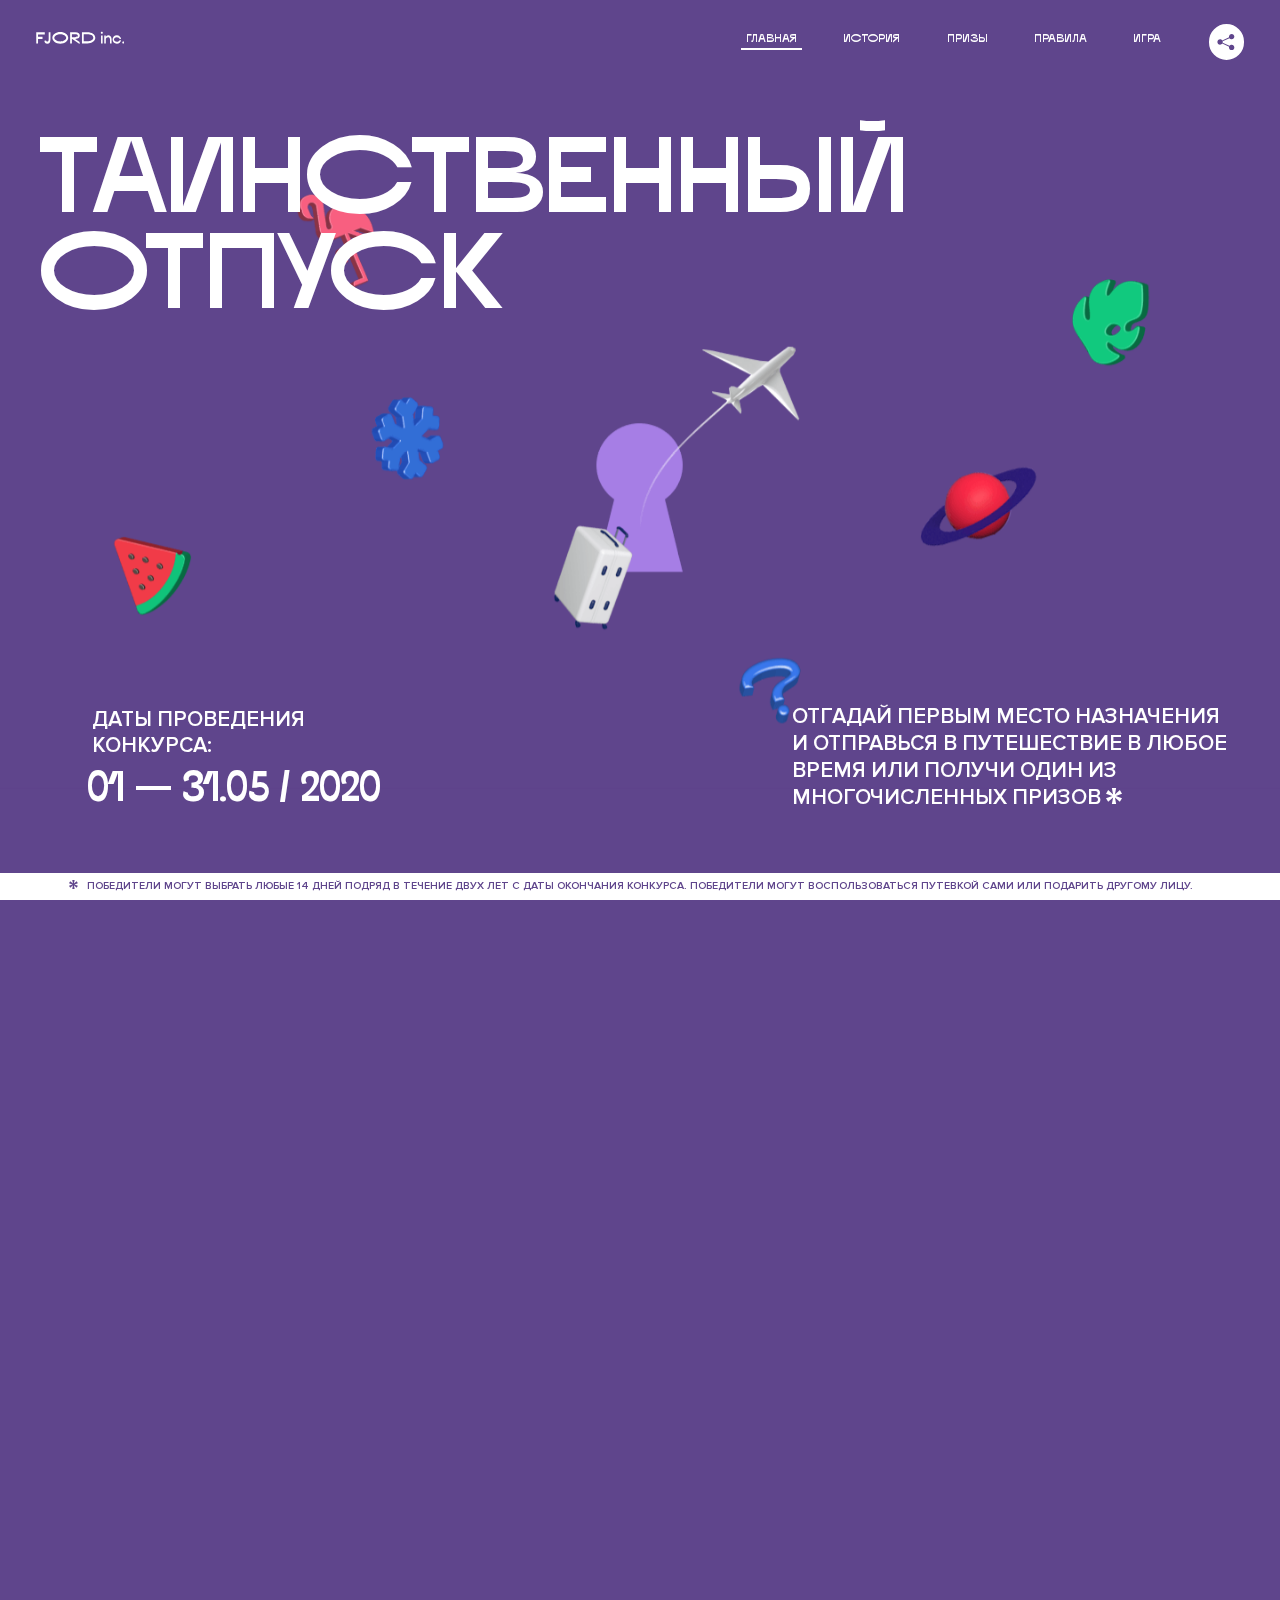
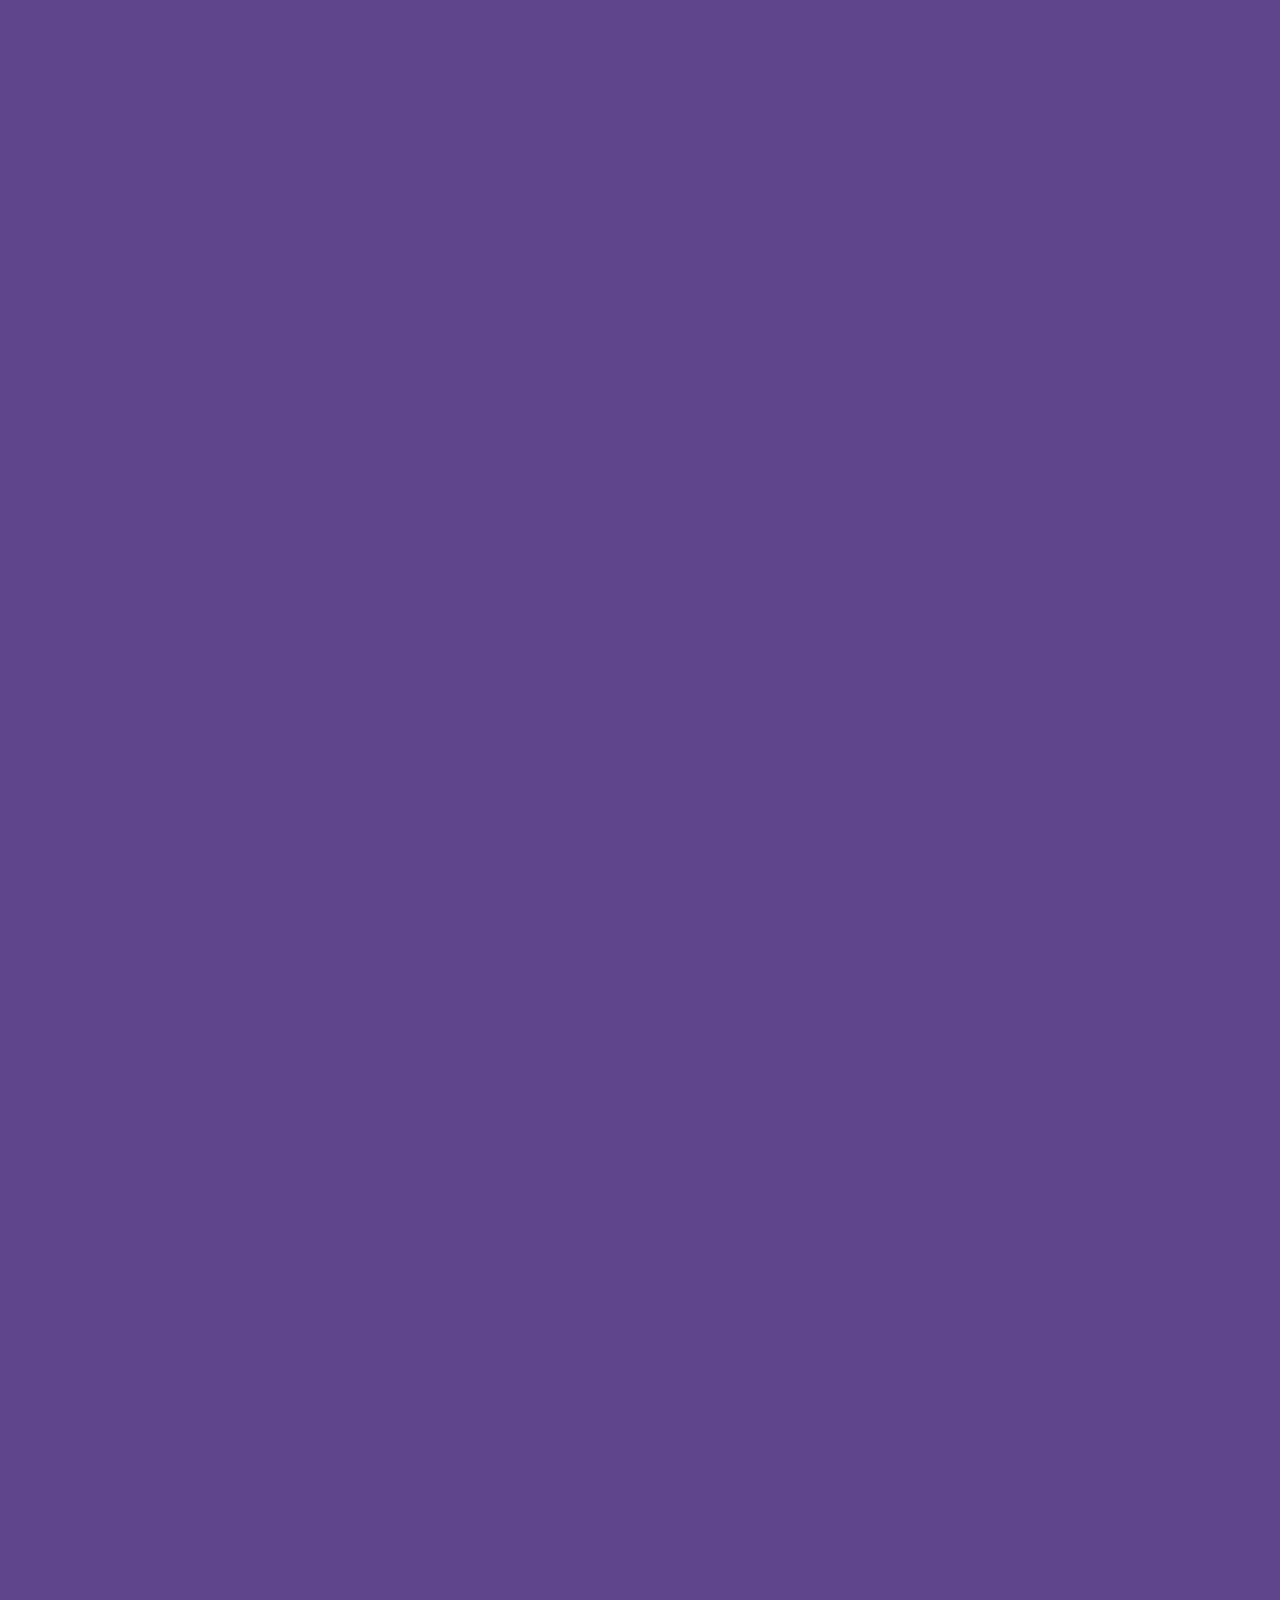
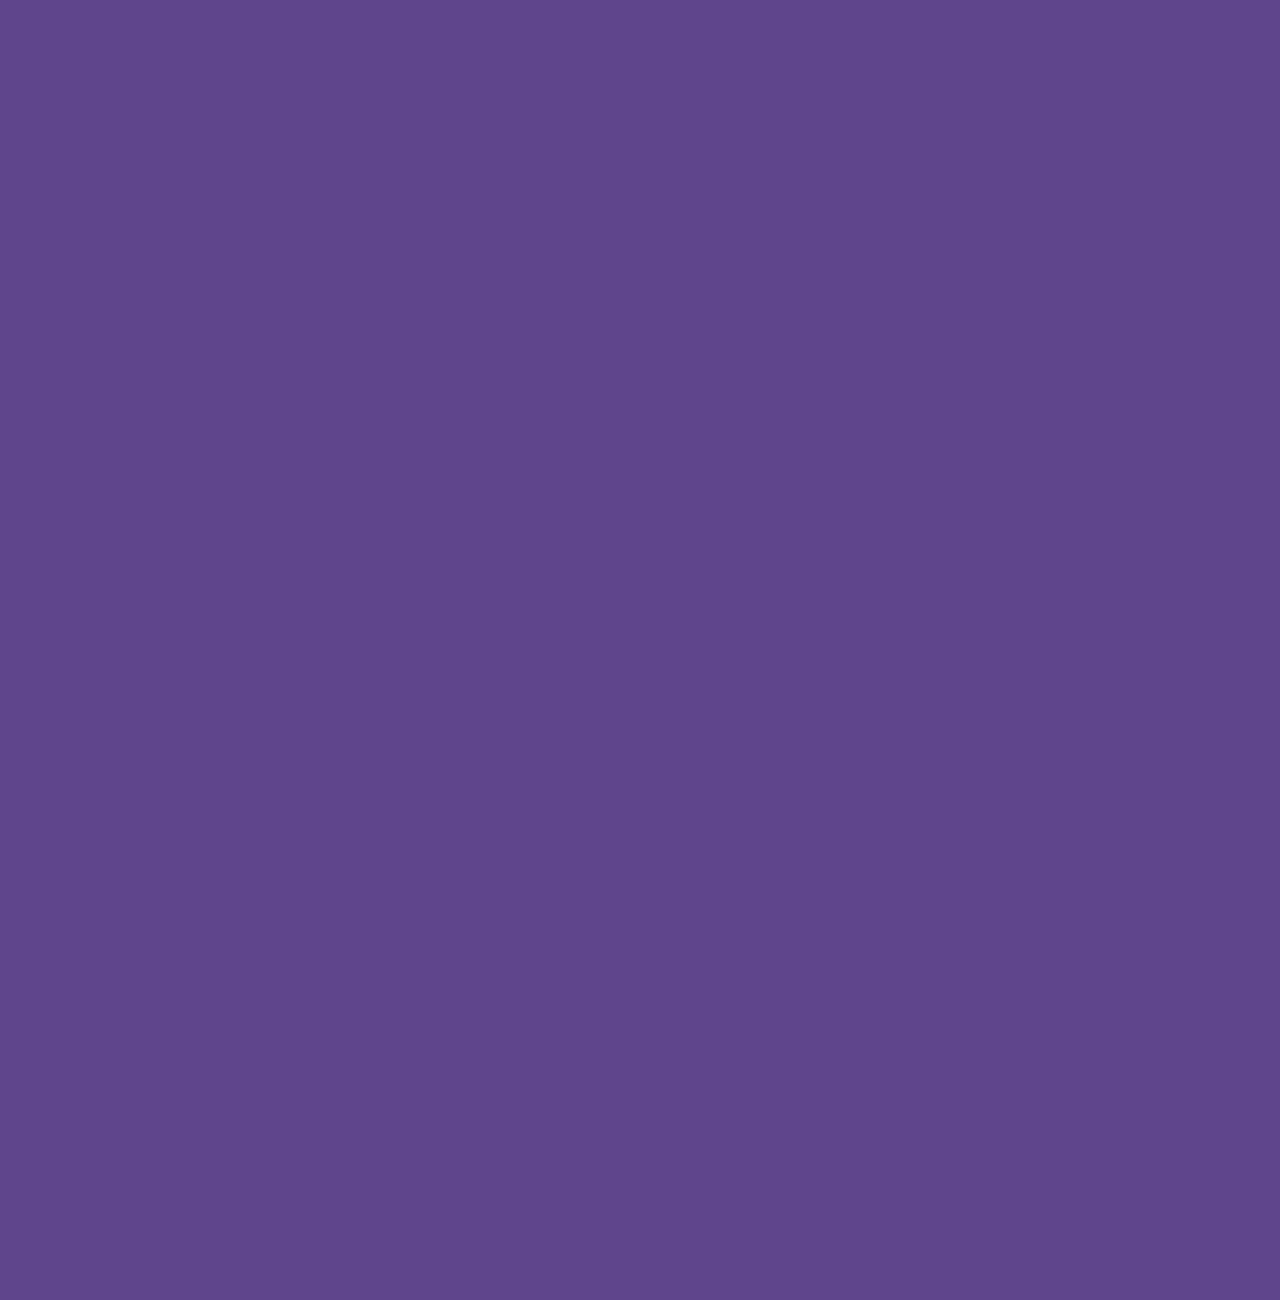
<file: 1/index.html>
<!DOCTYPE html>
<html lang="ru">
<head>
  <meta charset="UTF-8">
  <meta name="description" content="">
  <meta name="viewport" content="width=device-width, initial-scale=1.0">
  <meta http-equiv="X-UA-Compatible" content="ie=edge">
  <title>Mysterious Vacation</title>
  <link rel="stylesheet" href="css/style.min.css">
<link href="css/style.min.css" rel="stylesheet">  <base href="https://htmlacademy-animation.github.io/800933-magic-vacation-1/1/">
</head>
<body>

  <header class="page-header js-header">
    <div class="page-header__wrapper">
      <a href="#" class="page-header__logo" aria-label="Перейти на страницу FJORD.Inc">
        <svg width="100" height="15" viewBox="0 0 100 15" fill="none" xmlns="http://www.w3.org/2000/svg">
          <path d="M0.26 1.4V14H2.276V8.906H7.334V6.44H2.276V3.848H9.872V1.4H0.26ZM12.733 14.36C15.127 14.36 16.243 12.65 16.243 9.5V1.4H14.263V8.96C14.263 11.21 13.723 11.876 12.733 11.876C11.833 11.876 11.473 11.3 11.347 10.58L9.36702 10.94C9.63702 13.046 10.663 14.36 12.733 14.36ZM18.3918 7.7C18.3918 11.372 22.3878 14.36 27.3198 14.36C32.2518 14.36 36.2478 11.372 36.2478 7.7C36.2478 4.028 32.2518 1.04 27.3198 1.04C22.3878 1.04 18.3918 4.028 18.3918 7.7ZM20.6058 7.7C20.6058 5.378 23.6118 3.524 27.3198 3.524C30.9918 3.524 33.9798 5.378 33.9798 7.7C33.9798 10.004 30.9918 11.858 27.3198 11.858C23.6118 11.858 20.6058 10.004 20.6058 7.7ZM40.403 14V8.906H40.799L49.079 14.702V12.38L44.039 8.906H44.201C47.999 8.906 49.277 7.304 49.277 5.162C49.277 3.092 47.999 1.4 44.201 1.4H38.387V14H40.403ZM43.535 3.722C45.785 3.722 47.045 4.136 47.045 5.432C47.045 6.764 45.785 7.034 43.535 7.034H40.403V3.722H43.535ZM51.6936 1.382V14H57.8676C62.7456 14 66.7236 11.534 66.7236 7.7C66.7236 3.848 62.7456 1.382 57.8676 1.382H51.6936ZM53.7096 11.624V3.722H57.5436C61.5396 3.722 64.4916 5.018 64.4916 7.7C64.4916 10.238 61.5396 11.624 57.5436 11.624H53.7096ZM73.1832 14.018H74.9832V5H73.1832V14.018ZM72.9132 1.976C72.9132 2.57 73.3992 3.092 74.0832 3.092C74.7492 3.092 75.2352 2.57 75.2352 1.976C75.2352 1.382 74.7672 0.805999 74.0832 0.805999C73.3812 0.805999 72.9132 1.382 72.9132 1.976ZM76.7867 14H78.5687V9.104C78.7487 8.006 79.5947 6.962 81.0887 6.962C82.1147 6.962 83.2667 7.448 83.2667 9.554V14H85.0487V9.014C85.0487 6.152 83.2307 4.73 81.3587 4.73C79.9187 4.73 79.0727 5.558 78.5687 6.854V5H76.7867V14ZM90.9898 14.27C93.5098 14.27 95.3818 12.506 95.7238 10.328H94.0498C93.7258 11.3 92.6998 12.02 90.9898 12.02C88.8478 12.02 87.7678 10.922 87.7678 9.59C87.7678 8.24 88.8478 6.962 90.9898 6.962C92.7538 6.962 93.7978 7.844 94.0858 8.924H95.7418C95.4358 6.71 93.6178 4.73 90.9898 4.73C88.0918 4.73 86.1298 7.124 86.1298 9.59C86.1298 12.074 88.1278 14.27 90.9898 14.27ZM97.0693 12.938C97.0693 13.658 97.5553 14.144 98.2753 14.144C98.9953 14.144 99.4813 13.658 99.4813 12.938C99.4813 12.2 98.9953 11.714 98.2753 11.714C97.5553 11.714 97.0693 12.2 97.0693 12.938Z" fill="currentColor"></path>
        </svg>
      </a>
      <button class="page-header__toggler js-menu-toggler" type="button" aria-label="Управление мобильным меню"><span>Меню</span></button>
      <nav class="page-header__nav">
        <div class="page-header__menu js-menu" id="menu">
          <ul>
            <li>
              <a class="js-menu-link active" href="#top" data-href="top">главная</a>
            </li>
            <li>
              <a class="js-menu-link" href="#story" data-href="story">история</a>
            </li>
            <li>
              <a class="js-menu-link" href="#prizes" data-href="prizes">призы</a>
            </li>
            <li>
              <a class="js-menu-link" href="#rules" data-href="rules">правила</a>
            </li>
            <li>
              <a class="js-menu-link" href="#game" data-href="game">игра</a>
            </li>
          </ul>
        </div>
        <div class="page-header__social">
          <div class="social-block js-social-block">
            <button class="social-block__toggler" aria-label="Управлять блоком с социальными кнопками">
              <svg width="26" height="22" viewBox="0 0 27 22" fill="none" xmlns="http://www.w3.org/2000/svg">
                <path d="M19.6721 7.43664C21.6273 7.43664 23.213 5.85095 23.213 3.89566C23.213 1.94037 21.6273 0.354675 19.6721 0.354675C17.7168 0.354675 16.1311 1.94037 16.1311 3.89566C16.1311 4.19968 16.1728 4.49178 16.2458 4.77345L7.21751 8.95527C6.57519 8.05214 5.52303 7.46049 4.33078 7.46049C2.37549 7.46049 0.789795 9.04618 0.789795 11.0015C0.789795 12.9568 2.37549 14.5425 4.33078 14.5425C5.52303 14.5425 6.57668 13.9508 7.21751 13.0477L16.2458 17.2295C16.1743 17.5112 16.1311 17.8033 16.1311 18.1073C16.1311 20.0626 17.7168 21.6483 19.6721 21.6483C21.6273 21.6483 23.213 20.0626 23.213 18.1073C23.213 16.152 21.6273 14.5663 19.6721 14.5663C18.4798 14.5663 17.4262 15.158 16.7853 16.0611L7.75701 11.8793C7.82854 11.5976 7.87176 11.3055 7.87176 11.0015C7.87176 10.6974 7.83003 10.4053 7.75701 10.1237L16.7853 5.94186C17.4262 6.84499 18.4783 7.43664 19.6721 7.43664Z" fill="currentColor"></path>
              </svg>
            </button>
            <ul class="social-block__list">
              <li>
                <a class="social-block__link social-block__link--fb" href="#" aria-label="Мы на Facebook">
                  <svg width="8" height="17" viewBox="0 0 8 17" fill="none" xmlns="http://www.w3.org/2000/svg">
                    <path d="M4.24646 16.9899H1.09275L1.05793 8.49828H0V5.30707H1.05793V3.81124C1.05793 1.42084 2.57654 0 5.21735 0H7.41758V3.18585H5.30841C4.28262 3.18585 4.2478 3.48582 4.2478 4.24914V5.30707H7.42964L7.16716 8.49828H4.2478V16.9899H4.24646Z" fill="currentColor"></path>
                  </svg>
                </a>
              </li>
              <li>
                <a class="social-block__link social-block__link--insta" href="#" aria-label="Мы в Instagram">
                  <svg width="15" height="15" viewBox="0 0 15 15" fill="none" xmlns="http://www.w3.org/2000/svg">
                    <path d="M11.0197 0H4.19806C2.14246 0 0.471191 1.66993 0.471191 3.72285V10.5499C0.471191 12.6082 2.14112 14.2727 4.19806 14.2727H11.0197C13.0753 14.2727 14.7466 12.6082 14.7466 10.5499V3.72285C14.7466 1.67127 13.0753 0 11.0197 0ZM11.0197 12.4849H4.19806C3.13076 12.4849 2.26432 11.6158 2.26432 10.5512V3.72419C2.26432 2.65956 3.13076 1.79715 4.19806 1.79715H11.0197C12.087 1.79715 12.9535 2.6609 12.9535 3.72419V10.5512C12.9535 11.6145 12.087 12.4849 11.0197 12.4849Z" fill="currentColor"></path>
                    <path d="M7.60887 3.11084C5.38989 3.11084 3.58203 4.9187 3.58203 7.14036C3.58203 9.35532 5.38989 11.1645 7.60887 11.1645C9.83053 11.1645 11.6357 9.35666 11.6357 7.14036C11.6357 4.9187 9.83053 3.11084 7.60887 3.11084ZM7.60887 9.36871C6.37551 9.36871 5.37784 8.37372 5.37784 7.14036C5.37784 5.90699 6.37551 4.90665 7.60887 4.90665C8.83822 4.90665 9.84259 5.90833 9.84259 7.14036C9.84392 8.37238 8.83822 9.36871 7.60887 9.36871Z" fill="currentColor"></path>
                    <path d="M11.3573 2.35962C10.8256 2.35962 10.3931 2.79752 10.3931 3.32381C10.3931 3.85546 10.8256 4.29336 11.3573 4.29336C11.8862 4.29336 12.3215 3.85546 12.3215 3.32381C12.3215 2.79752 11.8862 2.35962 11.3573 2.35962Z" fill="currentColor"></path>
                  </svg>
                </a>
              </li>
              <li>
                <a class="social-block__link social-block__link--vk" href="#" aria-label="Мы ВКонтакте">
                  <svg width="17" height="10" viewBox="0 0 17 10" fill="none" xmlns="http://www.w3.org/2000/svg">
                    <path d="M14.1234 4.9002C14.1234 4.9002 16.3623 1.72708 16.5866 0.680242C16.6595 0.312285 16.4947 0.103188 16.1069 0.103188C16.1069 0.103188 14.8193 0.103188 14.168 0.103188C13.7235 0.103188 13.5587 0.293278 13.4235 0.579768C13.4235 0.579768 12.3724 2.82553 11.0969 4.24712C10.6861 4.70333 10.4781 4.84318 10.2511 4.84318C10.0646 4.84318 9.98625 4.6911 9.98625 4.27834V0.649016C9.98625 0.147997 9.92545 0.00135496 9.5066 0.00135496H6.39628C6.15578 0.00135496 6.0085 0.134417 6.0085 0.324506C6.0085 0.801084 6.73406 0.908351 6.73406 2.20231V4.87305C6.73406 5.40529 6.70569 5.61575 6.45303 5.61575C5.78016 5.61575 4.19528 3.30618 3.30623 0.678887C3.12923 0.145282 2.93737 0 2.43475 0H0.486409C0.205373 0 0 0.190085 0 0.476576C0 0.991172 0.60666 3.40801 2.99277 6.64358C4.59927 8.8201 6.70569 10 8.60269 10C9.76196 10 10.0416 9.80312 10.0416 9.31432V7.63883C10.0416 7.22607 10.2065 7.04956 10.4429 7.04956C10.7078 7.04956 11.1847 7.13238 12.2805 8.22268C13.5843 9.47862 13.6762 10 14.3896 10H16.5676C16.7919 10 17 9.89273 17 9.52342C17 9.02919 16.3623 8.15343 15.384 7.10659C14.9801 6.56755 14.3302 5.98914 14.1248 5.72301C13.8275 5.40801 13.9154 5.23014 14.1234 4.9002Z" fill="currentColor"></path>
                  </svg>
                </a>
              </li>
            </ul>
          </div>
        </div>
      </nav>
    </div>
  </header>

  <main class="page-content">

    <section class="animation-screen"></section>

    <section class="screen screen--hidden screen--intro js-scrollspy" id="top">
      <div class="screen__wrapper">
        <div class="intro">
          <h1 class="intro__title">Таинственный отпуск</h1>
          <div class="intro__content">
            <div class="intro__info">
              <p class="intro__label">Даты проведения конкурса:</p>
              <p class="intro__date">01 — 31.05 / 2020</p>
            </div>
            <div class="intro__message">
              <p>
                Отгадай первым место назначения и&nbsp;отправься в&nbsp;путешествие в&nbsp;любое время или получи один из многочисленных призов
                <svg width="16" height="16" viewBox="0 0 10 10" fill="none" xmlns="http://www.w3.org/2000/svg">
                  <path d="M0 6.35337L3.90271 4.99012L0 3.64663L1.34615 1.32374L4.44287 4.01073L3.67364 0H6.34615L5.57692 4.01073L8.65385 1.32374L10 3.64663L6.13405 4.99012L10 6.35337L8.65385 8.65651L5.57692 5.98927L6.34615 10H3.67364L4.44287 5.96952L1.34615 8.65651L0 6.35337Z" fill="currentColor"></path>
                </svg>
              </p>
            </div>
          </div>
        </div>
      </div>
      <div class="screen__footer js-footer">
        <button class="screen__footer-enlarge js-footer-toggler" type="button" aria-label="Показать сообщение">
          <svg width="10" height="10" viewBox="0 0 10 10" fill="none" xmlns="http://www.w3.org/2000/svg">
            <path d="M0 6.35337L3.90271 4.99012L0 3.64663L1.34615 1.32374L4.44287 4.01073L3.67364 0H6.34615L5.57692 4.01073L8.65385 1.32374L10 3.64663L6.13405 4.99012L10 6.35337L8.65385 8.65651L5.57692 5.98927L6.34615 10H3.67364L4.44287 5.96952L1.34615 8.65651L0 6.35337Z" fill="currentColor"></path>
          </svg>
        </button>
        <button class="screen__footer-collapse js-footer-toggler" type="button" aria-label="Скрыть сообщение">
          <svg width="13" height="13" viewBox="0 0 13 13" fill="none" xmlns="http://www.w3.org/2000/svg">
            <line x1="12.3536" y1="0.353553" x2="0.738349" y2="11.9688" stroke="currentColor"></line>
            <line x1="0.738319" y1="0.539925" x2="12.3535" y2="12.1551" stroke="currentColor"></line>
          </svg>
        </button>
        <div class="screen__footer-wrapper">
          <div class="screen__footer-announce">
            <p class="screen__footer-label">Даты проведения конкурса:</p>
            <p class="screen__footer-date">01 — 31.05 / 2020</p>
          </div>
          <div class="screen__footer-note">
            <p>
              <svg width="10" height="10" viewBox="0 0 10 10" fill="none" xmlns="http://www.w3.org/2000/svg">
                <path d="M0 6.35337L3.90271 4.99012L0 3.64663L1.34615 1.32374L4.44287 4.01073L3.67364 0H6.34615L5.57692 4.01073L8.65385 1.32374L10 3.64663L6.13405 4.99012L10 6.35337L8.65385 8.65651L5.57692 5.98927L6.34615 10H3.67364L4.44287 5.96952L1.34615 8.65651L0 6.35337Z" fill="currentColor"></path>
              </svg>
              <span>Победители могут выбрать любые 14 дней подряд в&nbsp;течение двух лет с&nbsp;даты окончания конкурса. Победители могут воспользоваться путевкой сами или подарить другому лицу.</span>
            </p>
          </div>
        </div>
      </div>
    </section>

    <section class="screen screen--hidden screen--story js-scrollspy" id="story">

      <div class="slider swiper-container js-slider">

        <div class="swiper-wrapper">

          <div class="slider__item swiper-slide">
            <h2 class="slider__item-title">История</h2>
            <p class="slider__item-text">Джеймс Таргет был основателем компании &laquo;Fjord Inc.&raquo;. С&nbsp;1965 года &laquo;Fjord Inc.&raquo; прославилась надёжными и&nbsp;удобными чемоданами и&nbsp;аксессуарами для туристов.</p>
          </div>

          <div class="slider__item swiper-slide">
            <p class="slider__item-text">Когда Джеймсу было 7&nbsp;лет, в&nbsp;их&nbsp;доме гостил дядюшка и&nbsp;развлекал детей рассказами о&nbsp;своей поездке в&nbsp;место, показавшееся малышу Таргету невероятным. Тогда Джеймс решил, что однажды посетит его, но&nbsp;не&nbsp;будет рассказывать о&nbsp;мечте, пока не&nbsp;осуществит.</p>
          </div>

          <div class="slider__item swiper-slide">
            <p class="slider__item-text">Джеймс Таргет стал увлеченным путешественником. Он&nbsp;посетил 5&nbsp;континентов, 126&nbsp;стран.</p>
          </div>

          <div class="slider__item swiper-slide">
            <p class="slider__item-text">Он&nbsp;сплавлялся по&nbsp;Амазонке и&nbsp;погружался в&nbsp;пещеры Франции, медитировал в&nbsp;горах Тибета и&nbsp;пожимал руку вождя племени Акугауа.</p>
          </div>

          <div class="slider__item swiper-slide">
            <p class="slider__item-text">Из&nbsp;своих поездок Джеймс Таргет привозил идеи, как сделать свои чемоданы &laquo;Fjord Inc.&raquo; удобными и&nbsp;приспособленными к&nbsp;разным дорожным условиям.</p>
          </div>

          <div class="slider__item swiper-slide">
            <p class="slider__item-text">Всё это время Джеймс не&nbsp;оставлял идею поездки своей мечты. Однако, как только он&nbsp;брался за&nbsp;планирование, возникали препятствия, не&nbsp;позволяющие отправиться туда.</p>
          </div>

          <div class="slider__item swiper-slide">
            <p class="slider__item-text">В&nbsp;возрасте 67&nbsp;лет Джеймс Таргет попал под лавину и&nbsp;погиб. В&nbsp;своём завещании он&nbsp;поручил отправить в&nbsp;заветное путешествие трёх смельчаков, единых с&nbsp;ним духом.</p>
          </div>

          <div class="slider__item swiper-slide">
            <p class="slider__item-text">Тех, кто сможет узнать таинственное место, задавая вопросы специально обученному ИИ&nbsp;&laquo;Соне&raquo;, ждет фантастическое путешествие.</p>
          </div>
        </div>
        <div class="slider__controls">
          <button class="slider__control slider__control--prev js-control-prev" type="button" aria-label="Показать предыдущую историю">
            <svg width="12" height="22" viewBox="0 0 12 22" fill="none" xmlns="http://www.w3.org/2000/svg">
              <path d="M11 1L1 11L11 21" stroke="currentColor" stroke-width="2" stroke-linejoin="round"></path>
            </svg>
          </button>
          <button class="slider__control slider__control--next js-control-next" type="button" aria-label="Показать следующую историю">
            <svg width="12" height="22" viewBox="0 0 12 22" fill="none" xmlns="http://www.w3.org/2000/svg">
              <path d="M1 1L11 11L1 21" stroke="currentColor" stroke-width="2" stroke-linejoin="round"></path>
            </svg>
          </button>
        </div>
        <div class="slider__pagination swiper-pagination"></div>
      </div>
    </section>

    <section class="screen screen--hidden screen--prizes js-scrollspy" id="prizes">
      <div class="screen__wrapper">
        <div class="prizes">
          <h2 class="prizes__title">ПРизы</h2>
          <div class="prizes__lead">
            <p>Найди ответ и&nbsp;получи один из&nbsp;призов:</p>
          </div>
          <ul class="prizes__list">
            <li class="prizes__item prizes__item--journeys">
              <div class="prizes__icon">
                <picture>
                  <source srcset="img/prize1-mob.svg" media="(orientation: portrait)">
                  <img src="img/prize1.svg" alt="">
                </picture>
              </div>
              <p class="prizes__desc">
                <b>3</b>
                <span>загадочных путешествия</span>
              </p>
            </li>
            <li class="prizes__item prizes__item--cases">
              <div class="prizes__icon">
                <picture>
                  <source srcset="img/prize2-mob.svg" media="(orientation: portrait)">
                  <img src="img/prize2.svg" alt="">
                </picture>
              </div>
              <p class="prizes__desc">
                <b>7</b>
                <span>надежных чемоданов</span>
              </p>
            </li>
            <li class="prizes__item prizes__item--codes">
              <div class="prizes__icon">
                <picture>
                  <source srcset="img/prize3-mob.svg" media="(orientation: portrait)">
                  <img src="img/prize3.svg" alt="">
                </picture>
              </div>
              <p class="prizes__desc">
                <b>900</b>
                <span>
                  промокодов на&nbsp;скидку 15%
                  <svg width="10" height="10" viewBox="0 0 10 10" fill="none" xmlns="http://www.w3.org/2000/svg">
                    <path d="M0 6.35337L3.90271 4.99012L0 3.64663L1.34615 1.32374L4.44287 4.01073L3.67364 0H6.34615L5.57692 4.01073L8.65385 1.32374L10 3.64663L6.13405 4.99012L10 6.35337L8.65385 8.65651L5.57692 5.98927L6.34615 10H3.67364L4.44287 5.96952L1.34615 8.65651L0 6.35337Z" fill="currentColor"></path>
                  </svg>
                </span>
              </p>
            </li>
          </ul>
        </div>
      </div>
      <div class="screen__footer js-footer">
        <button class="screen__footer-enlarge js-footer-toggler" type="button" aria-label="Показать сообщение">
          <svg width="10" height="10" viewBox="0 0 10 10" fill="none" xmlns="http://www.w3.org/2000/svg">
            <path d="M0 6.35337L3.90271 4.99012L0 3.64663L1.34615 1.32374L4.44287 4.01073L3.67364 0H6.34615L5.57692 4.01073L8.65385 1.32374L10 3.64663L6.13405 4.99012L10 6.35337L8.65385 8.65651L5.57692 5.98927L6.34615 10H3.67364L4.44287 5.96952L1.34615 8.65651L0 6.35337Z" fill="currentColor"></path>
          </svg>
        </button>
        <button class="screen__footer-collapse js-footer-toggler" type="button" aria-label="Скрыть сообщение">
          <svg width="13" height="13" viewBox="0 0 13 13" fill="none" xmlns="http://www.w3.org/2000/svg">
            <line x1="12.3536" y1="0.353553" x2="0.738349" y2="11.9688" stroke="currentColor"></line>
            <line x1="0.738319" y1="0.539925" x2="12.3535" y2="12.1551" stroke="currentColor"></line>
          </svg>
        </button>
        <div class="screen__footer-wrapper">
          <div class="screen__footer-announce">
            <p class="screen__footer-label">Даты проведения конкурса:</p>
            <p class="screen__footer-date">01 — 31.05 / 2020</p>
          </div>
          <div class="screen__footer-note">
            <p>
              <svg width="10" height="10" viewBox="0 0 10 10" fill="none" xmlns="http://www.w3.org/2000/svg">
                <path d="M0 6.35337L3.90271 4.99012L0 3.64663L1.34615 1.32374L4.44287 4.01073L3.67364 0H6.34615L5.57692 4.01073L8.65385 1.32374L10 3.64663L6.13405 4.99012L10 6.35337L8.65385 8.65651L5.57692 5.98927L6.34615 10H3.67364L4.44287 5.96952L1.34615 8.65651L0 6.35337Z" fill="currentColor"></path>
              </svg>
              <span>Скидка&nbsp;15% на&nbsp;единоразовое приобретение путёвки с&nbsp;1&nbsp;июня 2020 по&nbsp;31&nbsp;мая 2022&nbsp;года. Суммируется с&nbsp;другими акциями</span>
            </p>
          </div>
        </div>
      </div>
    </section>

    <section class="screen screen--hidden screen--rules js-scrollspy" id="rules">
      <div class="screen__wrapper">
        <div class="rules">
          <h2 class="rules__title">Правила</h2>
          <div class="rules__lead">
            <p>Для того чтобы получить наследство Джеймса Таргета, тебе нужно выведать у&nbsp;&laquo;Сони&raquo;, куда предстоит отправиться тебе в&nbsp;случае победы</p>
          </div>
          <ol class="rules__list">
            <li class="rules__item">
              <p>Тебе отводится <br>5&nbsp;минут</p>
            </li>
            <li class="rules__item">
              <p>Задавай любые вопросы в&nbsp;текстовом поле</p>
            </li>
            <li class="rules__item">
              <p>Нажимай кнопку &laquo;Узнать&raquo;, чтобы получить ответ</p>
            </li>
            <li class="rules__item">
              <p>&laquo;Соня&raquo; может отвечать только&nbsp;Да или Нет</p>
            </li>
          </ol>
          <a href="#game" class="rules__link btn">Погнали!</a>
        </div>
      </div>
      <div class="screen__disclaimer">
        <div class="disclaimer">
          <ul>
            <li>
              <a href="#">Правовая информация</a>
            </li>
            <li>
              <a href="#">Подробные правила</a>
            </li>
          </ul>
        </div>
      </div>
    </section>

    <section class="screen screen--hidden screen--game js-scrollspy" id="game">
      <div class="screen__wrapper">
        <div class="game">
          <div class="game__header">
            <h2 class="game__title">Игра</h2>
            <div class="game__counter">
              <span>05</span>:<span>00</span>
            </div>
          </div>
          <div class="game__body">
            <div class="chat">
              <div class="chat__body js-chat">
                <ul class="chat__list" id="messages"></ul>
              </div>
              <div class="chat__footer">
                <form action="#" method="post" class="form" id="message-form">
                  <div class="message-field-container">
                    <label for="message-field" class="visually-hidden">Поле для ввода вопроса</label>
                    <input type="text" class="form__field message-field" id="message-field">
                  </div>
                  <button class="form__button btn">
                    Узнать
                    <svg width="18" height="19" viewBox="0 0 18 19" fill="none" xmlns="http://www.w3.org/2000/svg">
                      <path stroke="currentColor" stroke-width="2" d="M9 19V1"></path>
                      <path d="M1 9l8-8 8 8" stroke="currentColor" stroke-width="2" stroke-linejoin="round"></path>
                    </svg>
                  </button>
                </form>
              </div>
            </div>
          </div>
          <!-- временные кнопки для показа результата -->
          <div class="game__buttons">
            <button class="game__button btn js-show-result" type="button" data-target="result">Положительный результат</button>
            <button class="game__button btn js-show-result" type="button" data-target="result2">Положительный результат - 2</button>
            <button class="game__button btn js-show-result" type="button" data-target="result3">Отрицательный результат</button>
          </div>
        </div>
      </div>
    </section>

    <section class="screen screen--hidden screen--result" id="result">
      <div class="screen__wrapper">
        <div class="result result--trip">
          <div class="result__image">
            <picture>
              <source srcset="img/result1-mob.png 1x, img/result1-mob@2x.png 2x" media="(max-width: 768px) and (orientation: portrait)">
              <img src="img/result1.png" srcset="img/result1@2x.png 2x" alt="">
            </picture>
          </div>
          <h2 class="result__title">
            <span class="visually-hidden">ПОбеда!</span>
            <svg xmlns="http://www.w3.org/2000/svg" viewBox="0 0 568.85 109.24">
              <path d="M16,24.44V92H2.6V8H75V92H61.52V24.44H16Z" transform="translate(-2.1 -1.5)" fill="none" stroke="currentColor"></path>
              <path d="M148.76,5.6c32.88,0,59.52,19.92,59.52,44.4s-26.64,44.4-59.52,44.4S89.24,74.48,89.24,50,115.88,5.6,148.76,5.6Zm0,72.12c24.48,0,44.4-12.36,44.4-27.72s-19.92-27.84-44.4-27.84C124,22.16,104,34.52,104,50S124,77.72,148.76,77.72Z" transform="translate(-2.1 -1.5)" fill="none" stroke="currentColor"></path>
              <path d="M287.36,8V24.44H236v14.4h25.32c25.44,0,34,11.16,34,26.52,0,15.6-8.52,26.64-34,26.64H222.56V8h64.8ZM256.88,76.52c15.12,0,23.52-2,23.52-11.52S272,54.44,256.88,54.44H236V76.52h20.88Z" transform="translate(-2.1 -1.5)" fill="none" stroke="currentColor"></path>
              <path d="M371.47,8V24.44H320.84V41.6h33.6V58h-33.6V75.56h50.64V92H307.4V8h64.08Z" transform="translate(-2.1 -1.5)" fill="none" stroke="currentColor"></path>
              <path d="M382.39,110.24V75.56h7.44c4.56-4.68,7.8-18.36,8.76-56L399,8h48.6V75.56h10v34.68H442.87V92H397v18.24H382.39Zm51.72-34.68V24.44H411.55v3.12c-0.48,22.44-3.24,37.68-7.2,48h29.76Z" transform="translate(-2.1 -1.5)" fill="none" stroke="currentColor"></path>
              <path d="M463.75,92l28-84h27.12l28.08,84H533.47l-7.8-23.52h-37.8L480.07,92H463.75Zm56.64-40L507,11.84,493.51,52h26.88Z" transform="translate(-2.1 -1.5)" fill="none" stroke="currentColor"></path>
              <path d="M554.12,70.4L555.55,2H569l1.44,68.4H554.12Zm8.28,6.36c4.8,0,8,3.24,8,8.16a8,8,0,1,1-16.08,0C554.35,80,557.59,76.76,562.39,76.76Z" transform="translate(-2.1 -1.5)" fill="none" stroke="currentColor"></path>
            </svg>
          </h2>
          <div class="result__text">
            <p>ты&nbsp;отправляешься в&nbsp;Арктику!</p>
          </div>
          <div class="result__form">
            <form action="#" method="post" class="form form--result">
              <label for="email-field" class="form__label">зарегистрируй результат</label>
              <input type="email" class="form__field" id="email-field" placeholder="e-mail для регистации результата и получения приза" required="">
              <button class="form__button btn">
                отправить
                <svg width="18" height="19" viewBox="0 0 18 19" fill="none" xmlns="http://www.w3.org/2000/svg">
                  <path stroke="currentColor" stroke-width="2" d="M9 19V1"></path>
                  <path d="M1 9l8-8 8 8" stroke="currentColor" stroke-width="2" stroke-linejoin="round"></path>
                </svg>
              </button>
            </form>
          </div>
        </div>
      </div>
    </section>

    <section class="screen screen--hidden screen--result" id="result2">
      <div class="screen__wrapper">
        <div class="result result--prize">
          <div class="result__image">
            <picture>
              <source srcset="img/result2-mob.png 1x, img/result2-mob@2x.png 2x" media="(max-width: 768px) and (orientation: portrait)">
              <img src="img/result2.png" srcset="img/result2@2x.png 2x" alt="">
            </picture>
          </div>
          <h2 class="result__title">
            <span class="visually-hidden">ПОбеда!</span>
            <svg xmlns="http://www.w3.org/2000/svg" viewBox="0 0 568.85 109.24">
              <path d="M16,24.44V92H2.6V8H75V92H61.52V24.44H16Z" transform="translate(-2.1 -1.5)" fill="none" stroke="currentColor"></path>
              <path d="M148.76,5.6c32.88,0,59.52,19.92,59.52,44.4s-26.64,44.4-59.52,44.4S89.24,74.48,89.24,50,115.88,5.6,148.76,5.6Zm0,72.12c24.48,0,44.4-12.36,44.4-27.72s-19.92-27.84-44.4-27.84C124,22.16,104,34.52,104,50S124,77.72,148.76,77.72Z" transform="translate(-2.1 -1.5)" fill="none" stroke="currentColor"></path>
              <path d="M287.36,8V24.44H236v14.4h25.32c25.44,0,34,11.16,34,26.52,0,15.6-8.52,26.64-34,26.64H222.56V8h64.8ZM256.88,76.52c15.12,0,23.52-2,23.52-11.52S272,54.44,256.88,54.44H236V76.52h20.88Z" transform="translate(-2.1 -1.5)" fill="none" stroke="currentColor"></path>
              <path d="M371.47,8V24.44H320.84V41.6h33.6V58h-33.6V75.56h50.64V92H307.4V8h64.08Z" transform="translate(-2.1 -1.5)" fill="none" stroke="currentColor"></path>
              <path d="M382.39,110.24V75.56h7.44c4.56-4.68,7.8-18.36,8.76-56L399,8h48.6V75.56h10v34.68H442.87V92H397v18.24H382.39Zm51.72-34.68V24.44H411.55v3.12c-0.48,22.44-3.24,37.68-7.2,48h29.76Z" transform="translate(-2.1 -1.5)" fill="none" stroke="currentColor"></path>
              <path d="M463.75,92l28-84h27.12l28.08,84H533.47l-7.8-23.52h-37.8L480.07,92H463.75Zm56.64-40L507,11.84,493.51,52h26.88Z" transform="translate(-2.1 -1.5)" fill="none" stroke="currentColor"></path>
              <path d="M554.12,70.4L555.55,2H569l1.44,68.4H554.12Zm8.28,6.36c4.8,0,8,3.24,8,8.16a8,8,0,1,1-16.08,0C554.35,80,557.59,76.76,562.39,76.76Z" transform="translate(-2.1 -1.5)" fill="none" stroke="currentColor"></path>
            </svg>
          </h2>
          <div class="result__text">
            <p>чемодан &laquo;Fjord&nbsp;Inc.&raquo;&nbsp;твой</p>
          </div>
          <div class="result__form">
            <form action="#" method="post" class="form form--result">
              <label for="email-field2" class="form__label">зарегистрируй результат</label>
              <input type="email" class="form__field" id="email-field2" placeholder="e-mail для регистации результата и получения приза" required="">
              <button class="form__button btn">
                отправить
                <svg width="18" height="19" viewBox="0 0 18 19" fill="none" xmlns="http://www.w3.org/2000/svg">
                  <path stroke="currentColor" stroke-width="2" d="M9 19V1"></path>
                  <path d="M1 9l8-8 8 8" stroke="currentColor" stroke-width="2" stroke-linejoin="round"></path>
                </svg>
              </button>
            </form>
          </div>
        </div>
      </div>
    </section>

    <section class="screen screen--hidden screen--result" id="result3">
      <div class="screen__wrapper">
        <div class="result result--negative">
          <div class="result__image">
            <picture>
              <source srcset="img/result3-mob.png 1x, img/result3-mob@2x.png 2x" media="(max-width: 768px) and (orientation: portrait)">
              <img src="img/result3.png" srcset="img/result3@2x.png 2x" alt="">
            </picture>
          </div>
          <h2 class="result__title">
            <span class="visually-hidden">Не угадал!</span>
            <svg xmlns="http://www.w3.org/2000/svg" viewBox="0 0 660.77 109.24">
              <path d="M2.66,92V8H16.1V42.2H53.3V8H66.74V92H53.3V58.64H16.1V92H2.66Z" transform="translate(-2.16 -1.5)" fill="none" stroke="currentColor"></path>
              <path d="M147.62,8V24.44H97V41.6h33.6V58H97V75.56h50.64V92H83.54V8h64.08Z" transform="translate(-2.16 -1.5)" fill="none" stroke="currentColor"></path>
              <path d="M199.22,8l20.52,42.36L235.34,8h16.44l-31,84H204.38l9.48-25.92L185.78,8h13.44Z" transform="translate(-2.16 -1.5)" fill="none" stroke="currentColor"></path>
              <path d="M273.74,24.44V92H260.3V8h50.16V24.44H273.74Z" transform="translate(-2.16 -1.5)" fill="none" stroke="currentColor"></path>
              <path d="M307.1,92l28-84h27.12l28.08,84H376.82L369,68.48h-37.8L323.42,92H307.1Zm56.64-40L350.3,11.84,336.86,52h26.88Z" transform="translate(-2.16 -1.5)" fill="none" stroke="currentColor"></path>
              <path d="M396.38,110.24V75.56h7.44c4.56-4.68,7.8-18.36,8.76-56L412.94,8h48.6V75.56h10v34.68H456.86V92H411v18.24H396.38ZM448.1,75.56V24.44H425.54v3.12c-0.48,22.44-3.24,37.68-7.2,48H448.1Z" transform="translate(-2.16 -1.5)" fill="none" stroke="currentColor"></path>
              <path d="M477.74,92l28-84h27.12L560.9,92H547.46l-7.8-23.52h-37.8L494.06,92H477.74Zm56.64-40-13.44-40.2L507.5,52h26.88Z" transform="translate(-2.16 -1.5)" fill="none" stroke="currentColor"></path>
              <path d="M568.7,76.88a13.77,13.77,0,0,0,5,1c6.6,0,10.44-6.24,12-58.32L586.22,8h46.2V92H619V24.44H598.82l-0.12,3.12C597.14,81,589,94.4,573.74,94.4a28.55,28.55,0,0,1-6.72-.84Z" transform="translate(-2.16 -1.5)" fill="none" stroke="currentColor"></path>
              <path d="M646.1,70.4L647.54,2H661l1.44,68.4H646.1Zm8.28,6.36c4.8,0,8,3.24,8,8.16a8,8,0,0,1-16.08,0C646.34,80,649.58,76.76,654.38,76.76Z" transform="translate(-2.16 -1.5)" fill="none" stroke="currentColor"></path>
            </svg>
          </h2>
          <button class="result__button js-play" type="button">
            не сдавайся!
            <span>
              <svg width="27" height="22" viewBox="0 0 27 22" fill="none" xmlns="http://www.w3.org/2000/svg">
                <path d="M10.6899 1.47998C5.42992 1.47998 1.16992 5.73998 1.16992 11C1.16992 16.26 5.42992 20.52 10.6899 20.52C15.9499 20.52 20.2099 16.26 20.2099 11V7.13998" stroke="currentColor" stroke-width="2" stroke-miterlimit="10"></path>
                <path d="M15.1099 12.5099L20.1499 7.13989L25.3099 12.6299" stroke="currentColor" stroke-width="2" stroke-miterlimit="10" stroke-linejoin="round"></path>
              </svg>
            </span>
          </button>
        </div>
      </div>
    </section>

  </main>

<script src="js/script.js"></script></body>
</html>
</file>
